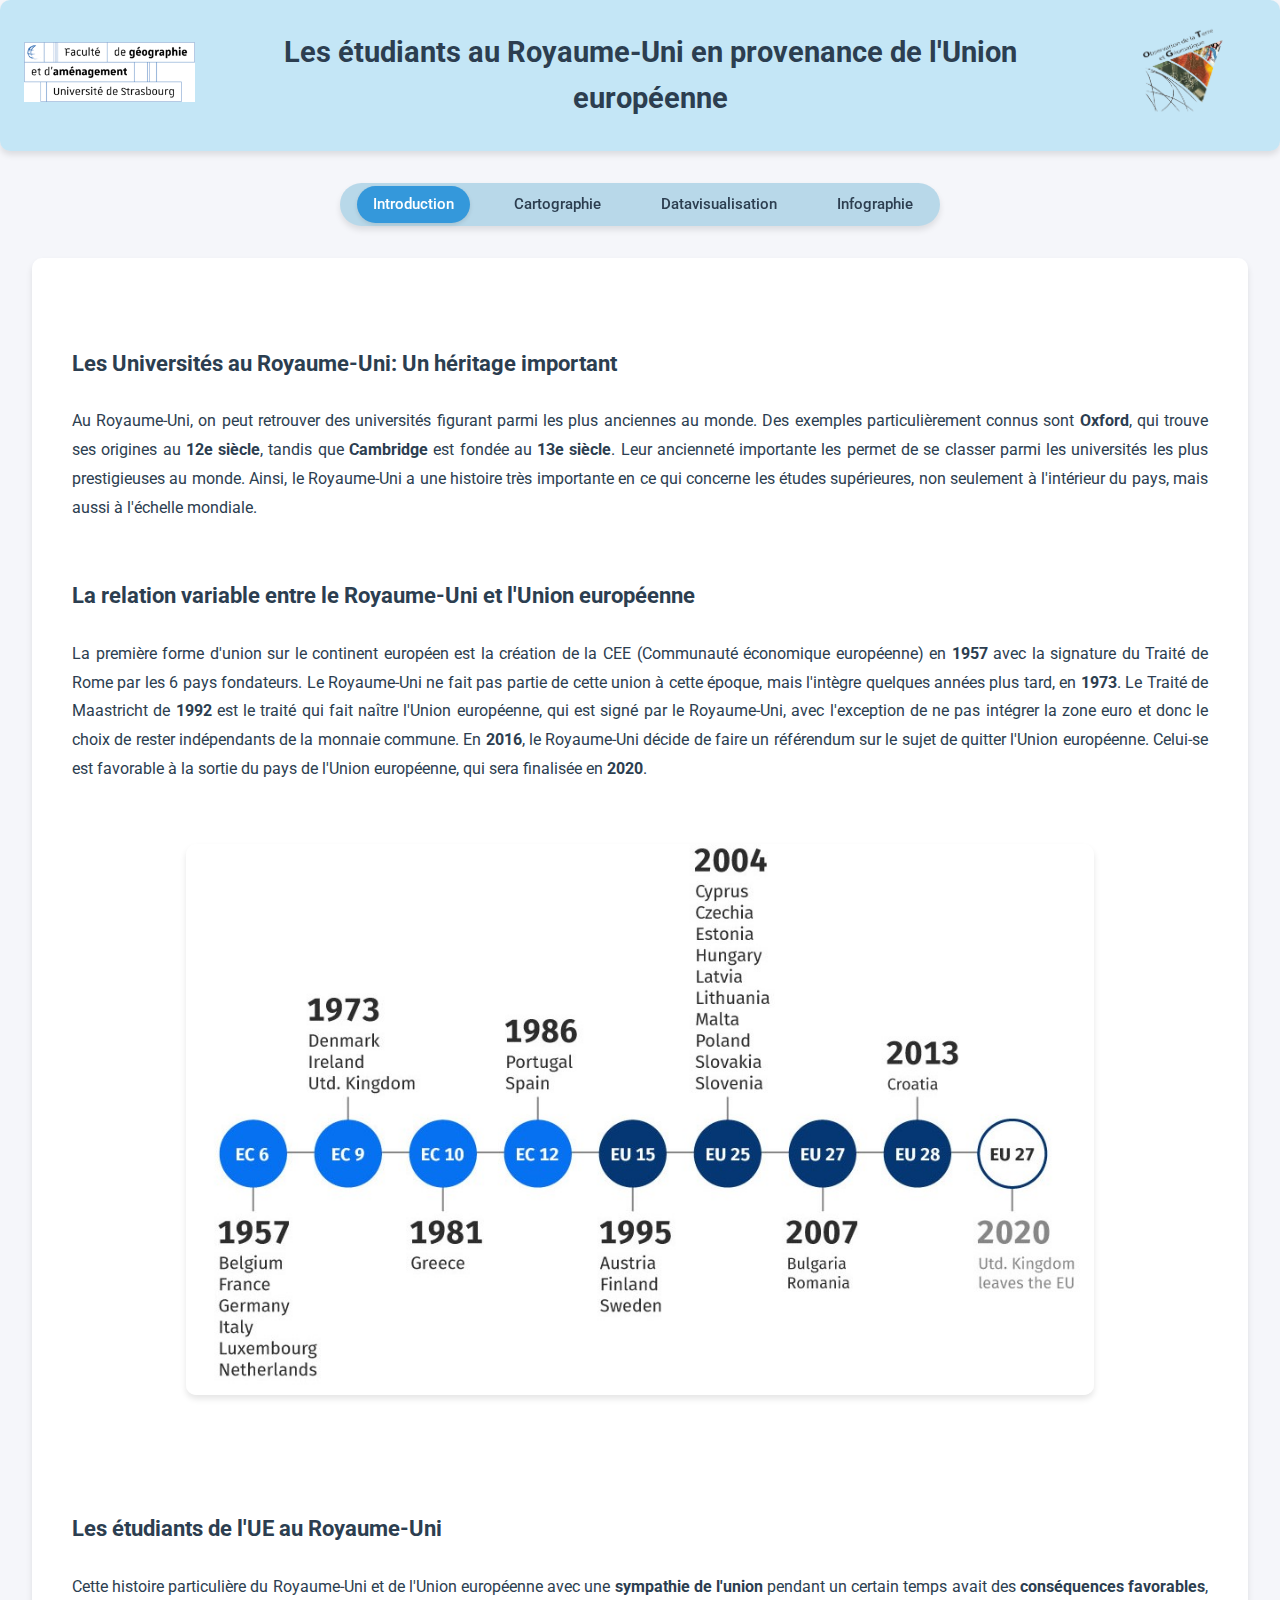
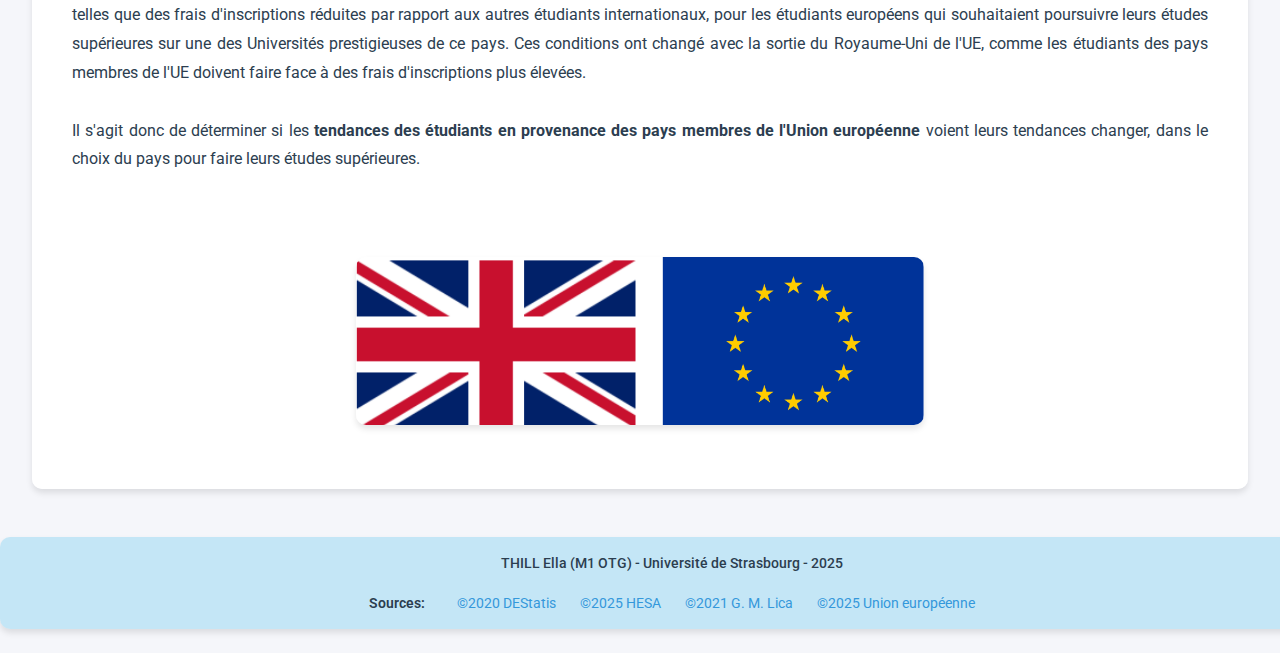
<file: index.html>
<!DOCTYPE html>
<html>
    <head>
        <meta charset="utf-8">
        <meta name="viewport" content="width=device-width, initial-scale=1.0">
        <title>Etudiants au Royaume-Uni</title>
        <link rel="stylesheet" href="VS/styles.css">
        <link href="https://fonts.googleapis.com/css2?family=Roboto:wght@400;500;700&display=swap" rel="stylesheet">
    </head>

    <body>
       <!-- Header de la page avec Titre et logos -->
        <header>
            <a href = "https://geographie.unistra.fr/"><img src="images/logo_fac.png" class="image-fac"></a>
            <h1>Les étudiants au Royaume-Uni en provenance de l'Union européenne</h1>
            <a href = "https://formations.unistra.fr/fr/formations/master-MAS/master-geomatique-ME60.html"><img src="images/master.png" class="image-master"></a>
        </header>

        <!-- Navigation avec lien actif sur Introduction -->
        <nav class="navbar">
            <ul>
                <li><a href="index.html" class="active">Introduction</a></li>
                <li><a href="VS/cartographie.html">Cartographie</a></li>
                <li><a href="VS/datavisualisation.html">Datavisualisation</a></li>
                <li><a href="VS/infographie.html">Infographie</a></li>
            </ul>
        </nav>
        
        <!-- Section d'introduction avec contexte historique -->
        <div class="content-box">
            <section id="Introduction">                
               <text>
                <br>
                <titre_txt>Les Universités au Royaume-Uni: Un héritage important</titre_txt>
                Au Royaume-Uni, on peut retrouver des universités figurant parmi les plus anciennes au monde. Des exemples particulièrement connus sont <b>Oxford</b>, qui trouve ses origines 
                au <b>12e siècle</b>, tandis que <b>Cambridge</b> est fondée au <b>13e siècle</b>. Leur ancienneté importante les permet de se classer parmi les universités les plus prestigieuses au monde.
                Ainsi, le Royaume-Uni a une histoire très importante en ce qui concerne les études supérieures, non seulement à l'intérieur du pays, mais aussi à l'échelle mondiale.
                <br>
                <br>
                <titre_txt>La relation variable entre le Royaume-Uni et l'Union européenne</titre_txt>
                La première forme d'union sur le continent européen est la création de la CEE (Communauté économique européenne) en <b>1957</b> avec la signature du Traité de Rome par les 6 pays fondateurs.
                Le Royaume-Uni ne fait pas partie de cette union à cette époque, mais l'intègre quelques années plus tard, en <b>1973</b>.
                Le Traité de Maastricht de <b>1992</b> est le traité qui fait naître l'Union européenne, qui est signé par le Royaume-Uni, avec l'exception de ne pas intégrer la zone euro et donc le choix de rester indépendants de la monnaie commune.
                En <b>2016</b>, le Royaume-Uni décide de faire un référendum sur le sujet de quitter l'Union européenne. Celui-se est favorable à la sortie du pays de l'Union européenne, qui sera finalisée en <b>2020</b>.
                <br>
                <br>
                <img src="images/time_line.jpg" class="image-timeline">
                <br>
                <br>
                <titre_txt>Les étudiants de l'UE au Royaume-Uni</titre_txt>
                Cette histoire particulière du Royaume-Uni et de l'Union européenne avec une <b>sympathie de l'union</b> pendant un certain temps avait des <b>conséquences favorables</b>, telles que des frais d'inscriptions réduites par rapport aux autres étudiants internationaux, pour les étudiants européens qui souhaitaient poursuivre leurs études supérieures sur une des Universités prestigieuses de ce pays.
                Ces conditions ont changé avec la sortie du Royaume-Uni de l'UE, comme les étudiants des pays membres de l'UE doivent faire face à des frais d'inscriptions plus élevées.
                <br>
                <br>
                Il s'agit donc de déterminer si les <b>tendances des étudiants en provenance des pays membres de l'Union européenne</b> voient leurs tendances changer, dans le choix du pays pour faire leurs études supérieures.</text>
                <br>
                <br>
                <img src="images/drap_RU_UE.png" class="image-drapeau">
            </section>
        </div>

        <!-- Footer de la page -->
        <Footer>
            <text_footer>
                <span>THILL Ella (M1 OTG) - Université de Strasbourg - 2025</span>
                <div class="sources-container">
                    <a href="https://www.destatis.de/Europa/EN/Country/EU-Member-States/_EU_EZ_Zeitverlauf_en.html">©2020 DEStatis</a>
                    <a href="https://www.hesa.ac.uk/data-and-analysis/students/where-from">©2025 HESA</a>
                    <a href="https://www.researchgate.net/publication/353200264_The_Beginnings_of_Modern_Higher_Education_in_England">©2021 G. M. Lica</a>
                    <a href="https://european-union.europa.eu/index_fr">©2025 Union européenne</a>
                </div>
            </text_footer>
        </Footer>
    </body>
</html>
</file>
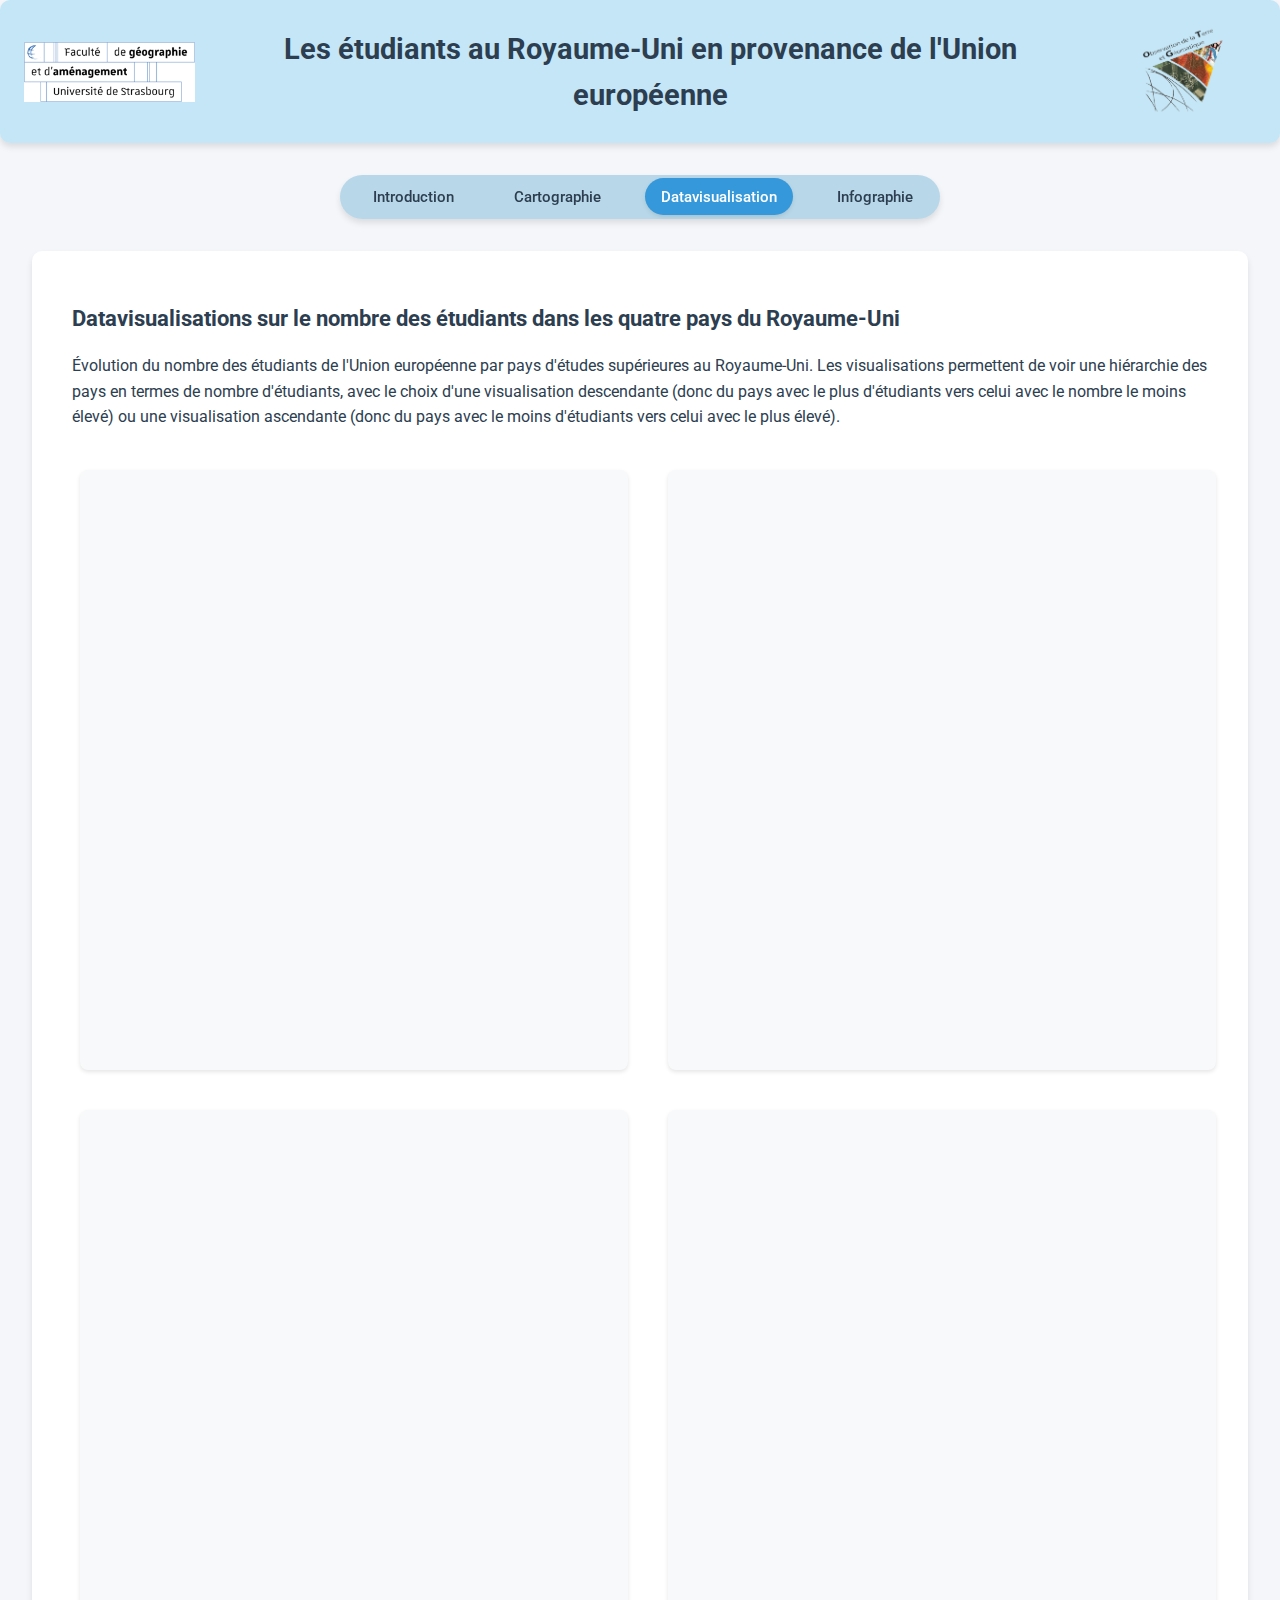
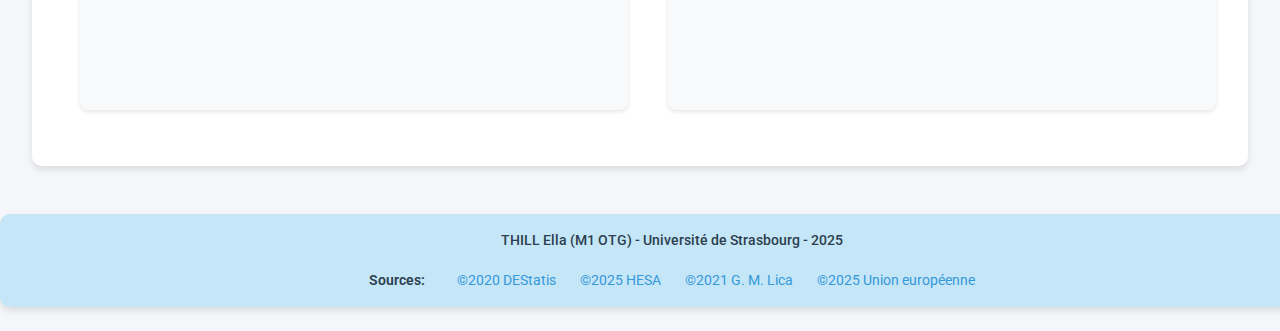
<file: VS/datavisualisation.html>
<!DOCTYPE html>
<html>
    <head>
        <meta charset="utf-8">
        <meta name="viewport" content="width=device-width, initial-scale=1.0">
        <title>Datavisualisation - Etudiants au Royaume-Uni</title>
        <link rel="stylesheet" href="styles.css">
        <link href="https://fonts.googleapis.com/css2?family=Roboto:wght@400;500;700&display=swap" rel="stylesheet">
    </head>

    <body>
       <!-- Header de la page avec Titre et logos -->
        <header>
            <img src="../images/logo_fac.png" class="image-fac">
            <h1>Les étudiants au Royaume-Uni en provenance de l'Union européenne</h1>
            <img src="../images/master.png" class="image-master">
        </header>

        <!-- Navigation -->
        <nav class="navbar">
            <ul>
                <li><a href="../index.html">Introduction</a></li>
                <li><a href="cartographie.html">Cartographie</a></li>
                <li><a href="datavisualisation.html" class="active">Datavisualisation</a></li>
                <li><a href="infographie.html">Infographie</a></li>
            </ul>
        </nav>

        <div class="dataviz-content-box">
            <section id="TextDataViz">
                <h2>Datavisualisations sur le nombre des étudiants dans les quatre pays du Royaume-Uni</h2>
                <p>Évolution du nombre des étudiants de l'Union européenne par pays d'études supérieures au Royaume-Uni.
                Les visualisations permettent de voir une hiérarchie des pays en termes de nombre d'étudiants, avec le choix d'une visualisation descendante 
                (donc du pays avec le plus d'étudiants vers celui avec le nombre le moins élevé) ou une visualisation ascendante (donc du pays avec le moins d'étudiants vers celui avec le plus élevé).</p>
            </section>
    
            <div class="grid-container">
                <div class="grid-item">
                    <div class="dataViz-container">
                        <div class="flourish-embed flourish-bar-chart-race" data-src="visualisation/21862326">
                            <script src="https://public.flourish.studio/resources/embed.js"></script>
                        </div>
                    </div>
                </div>
            
                <div class="grid-item">  
                    <div class="dataViz-container">
                        <div class="flourish-embed flourish-bar-chart-race" data-src="visualisation/22009411">
                            <script src="https://public.flourish.studio/resources/embed.js"></script>
                        </div>
                    </div>
                </div>

                <div class="grid-item">
                    <div class="dataViz-container">
                        <div class="flourish-embed flourish-bar-chart-race" data-src="visualisation/22009431">
                            <script src="https://public.flourish.studio/resources/embed.js"></script>
                        </div>
                    </div>
                </div>

                <div class="grid-item">
                    <div class="dataViz-container">
                        <div class="flourish-embed flourish-bar-chart-race" data-src="visualisation/22010316">
                            <script src="https://public.flourish.studio/resources/embed.js"></script>
                        </div>
                    </div>
                </div>
            </div>
        </div>

        <!-- Footer de la page -->
        <Footer>
            <text_footer>
                <span>THILL Ella (M1 OTG) - Université de Strasbourg - 2025</span>
                <div class="sources-container">
                    <a href="https://www.destatis.de/Europa/EN/Country/EU-Member-States/_EU_EZ_Zeitverlauf_en.html">©2020 DEStatis</a>
                    <a href="https://www.hesa.ac.uk/data-and-analysis/students/where-from">©2025 HESA</a>
                    <a href="https://www.researchgate.net/publication/353200264_The_Beginnings_of_Modern_Higher_Education_in_England">©2021 G. M. Lica</a>
                    <a href="https://european-union.europa.eu/index_fr">©2025 Union européenne</a>
                </div>
            </text_footer>
        </Footer>
    </body>
</html>
</file>
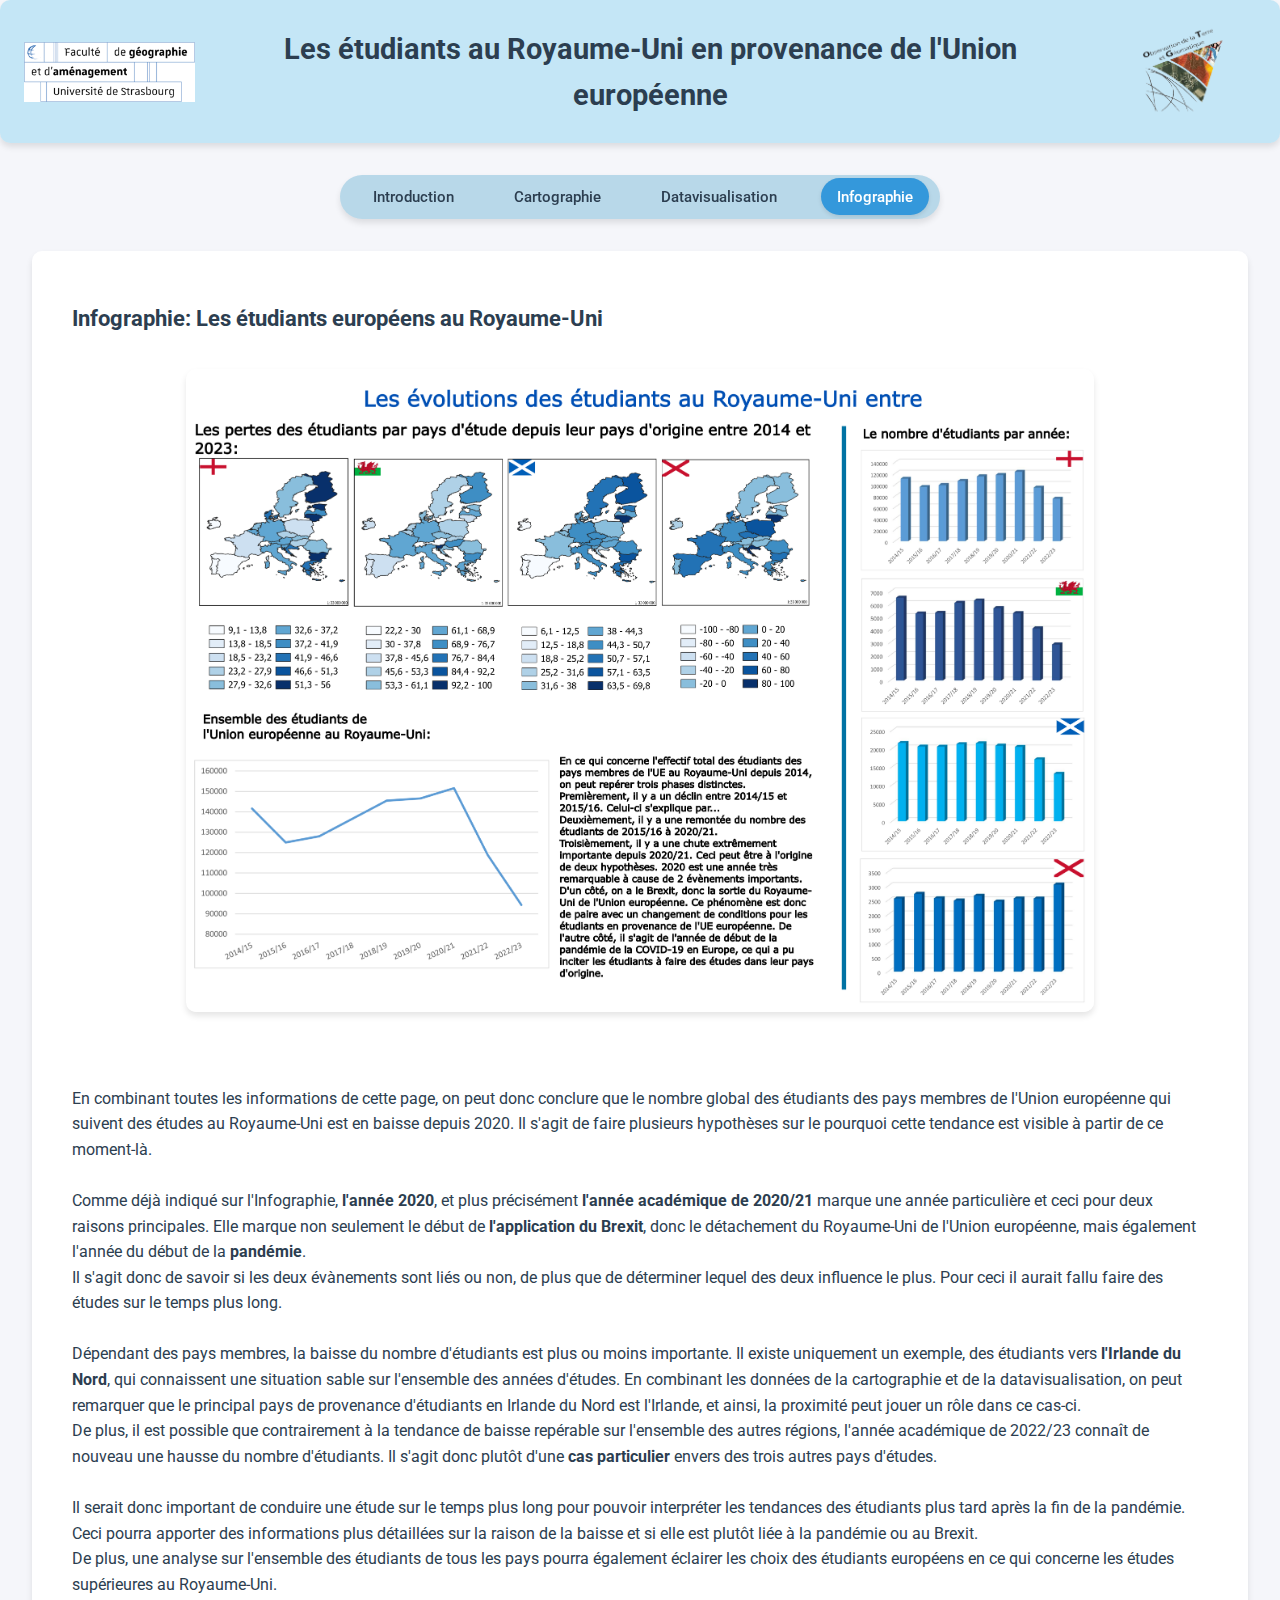
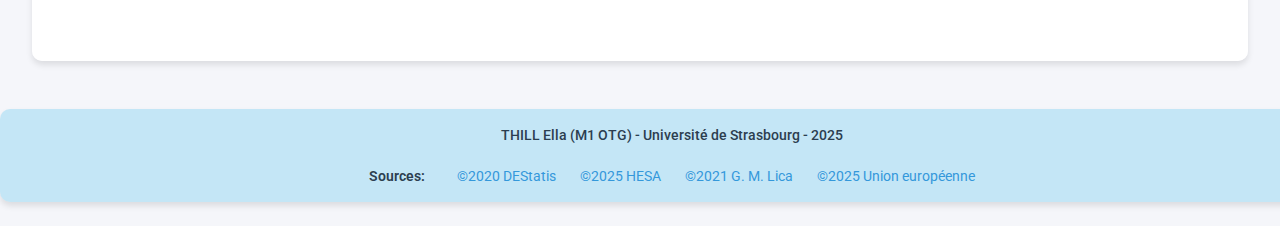
<file: VS/infographie.html>
<!DOCTYPE html>
<html>
    <head>
        <meta charset="utf-8">
        <meta name="viewport" content="width=device-width, initial-scale=1.0">
        <title>Infographie - Etudiants au Royaume-Uni</title>
        <link rel="stylesheet" href="styles.css">
        <link href="https://fonts.googleapis.com/css2?family=Roboto:wght@400;500;700&display=swap" rel="stylesheet">
    </head>

    <body>
       <!-- Header de la page avec Titre et logos -->
        <header>
            <img src="../images/logo_fac.png" class="image-fac">
            <h1>Les étudiants au Royaume-Uni en provenance de l'Union européenne</h1>
            <img src="../images/master.png" class="image-master">
        </header>

        <!-- Navigation -->
        <nav class="navbar">
            <ul>
                <li><a href="../index.html">Introduction</a></li>
                <li><a href="cartographie.html">Cartographie</a></li>
                <li><a href="datavisualisation.html">Datavisualisation</a></li>
                <li><a href="infographie.html" class="active">Infographie</a></li>
            </ul>
        </nav>

        <!-- Conteneur pour l'infographie -->
        <div class="content-box">
            <section id="infographie">
                <h2>Infographie: Les étudiants européens au Royaume-Uni</h2>
                <img src="../Cartes/Infographie.png" class="image-infographie">
                <br>
                <p>En combinant toutes les informations de cette page, on peut donc conclure que le nombre global des étudiants des pays membres de l'Union européenne qui suivent des études au Royaume-Uni est en baisse depuis 2020.
                    Il s'agit de faire plusieurs hypothèses sur le pourquoi cette tendance est visible à partir de ce moment-là.
                    <br>
                    <br>
                    Comme déjà indiqué sur l'Infographie, <b>l'année 2020</b>, et plus précisément <b>l'année académique de 2020/21</b> marque une année particulière et ceci pour deux raisons principales.
                    Elle marque non seulement le début de <b>l'application du Brexit</b>, donc le détachement du Royaume-Uni de l'Union européenne, mais également
                    l'année du début de la <b>pandémie</b>.
                    <br>
                    Il s'agit donc de savoir si les deux évànements sont liés ou non, de plus que de déterminer lequel des deux influence le plus. Pour ceci il aurait fallu faire des études sur le temps plus long.
                    <br>
                    <br>
                    Dépendant des pays membres, la baisse du nombre d'étudiants est plus ou moins importante. Il existe uniquement un exemple, des étudiants vers <b>l'Irlande du Nord</b>, qui connaissent une situation sable
                    sur l'ensemble des années d'études. En combinant les données de la cartographie et de la datavisualisation, on peut remarquer que le principal pays de provenance d'étudiants en Irlande du Nord est l'Irlande, 
                    et ainsi, la proximité peut jouer un rôle dans ce cas-ci.
                    <br>
                    De plus, il est possible que contrairement à la tendance de baisse repérable sur l'ensemble des autres régions, l'année académique de 2022/23 connaît de nouveau une hausse du nombre d'étudiants.
                    Il s'agit donc plutôt d'une <b>cas particulier</b> envers des trois autres pays d'études.
                    <br>
                    <br>
                    Il serait donc important de conduire une étude sur le temps plus long pour pouvoir interpréter les tendances des étudiants plus tard après la fin de la pandémie.
                    Ceci pourra apporter des informations plus détaillées sur la raison de la baisse et si elle est plutôt liée à la pandémie ou au Brexit.
                    <br>
                    De plus, une analyse sur l'ensemble des étudiants de tous les pays pourra également éclairer les choix des étudiants européens en ce qui concerne les études supérieures au Royaume-Uni.
                </p>
            </section>
        </div>

        <!-- Footer de la page -->
        <Footer>
            <text_footer>
                <span>THILL Ella (M1 OTG) - Université de Strasbourg - 2025</span>
                <div class="sources-container">
                    <a href="https://www.destatis.de/Europa/EN/Country/EU-Member-States/_EU_EZ_Zeitverlauf_en.html">©2020 DEStatis</a>
                    <a href="https://www.hesa.ac.uk/data-and-analysis/students/where-from">©2025 HESA</a>
                    <a href="https://www.researchgate.net/publication/353200264_The_Beginnings_of_Modern_Higher_Education_in_England">©2021 G. M. Lica</a>
                    <a href="https://european-union.europa.eu/index_fr">©2025 Union européenne</a>
                </div>
            </text_footer>
        </Footer>
    </body>
</html>
</file>
<file: VS/styles.css>
/* Variables de base */
:root {
    --primary-color: #2c3e50;
    --secondary-color: #3498db;
    --accent-color: #e74c3c;
    --background-color: #f5f6fa;
    --text-color: #2c3e50;
    --card-bg: rgba(255, 255, 255, 0.95); /* Fond des boîtes de contenu */
    --shadow: 0 4px 6px rgba(0, 0, 0, 0.1); /* Ombre principale */
    --small-shadow: 0 2px 4px rgba(0, 0, 0, 0.1); /* Ombre légère */
    --transition: all 0.3s ease; /* Transition pour les animations */
    --nav-bg: #b8d8e9; /* Couleur de fond de la navigation */
    --nav-active: #3498db; /* Couleur active pour les liens de navigation */
    --header-bg: rgba(113, 203, 239, 0.363); /* Fond de l'en-tête */
}

/* Réglages globaux */
html {
    scroll-behavior: smooth; /* Défilement fluide */
    scroll-padding-top: 100px; /* Marge pour navigation sticky de la barre de navigation */
}

body {
    background: var(--background-color); 
    color: var(--text-color);
    font-family: 'Roboto', sans-serif; 
    line-height: 1.6;
    margin: 0; 
    padding: 0; 
}

/* Éléments de texte personnalisés */
text {
    font-family: 'Roboto', sans-serif; 
    text-align: justify; 
    display: block; 
    line-height: 1.8; 
}

titre_txt {
    font-family: 'Roboto', sans-serif;
    text-align: justify;
    display: block;
    font-size: 1.4rem;
    font-weight: 700;
    color: var(--primary-color);
    margin: 1.5rem 0;
}

/* En-tête */
header {
    background: var(--header-bg);
    box-shadow: var(--shadow);
    padding: 1.5rem;
    display: flex; 
    align-items: center; 
    justify-content: space-between; 
    margin-bottom: 2rem; 
    border-radius: 10px;
}

header h1 {
    font-weight: 700; 
    text-align: center;
    flex-grow: 1;
    font-size: 1.8rem;
    margin: 0 2rem;
    color: var(--primary-color);
}

/* Navigation */
.navbar { 
    background-color: var(--nav-bg);
    padding: 0; 
    width: 70%; 
    max-width: 600px;
    margin: 0 auto 1rem; 
    border-radius: 50px; 
    box-shadow: var(--shadow);
    position: sticky; 
    top: 1rem;
    z-index: 1000; /* z-index signifie que l'élément est positionné par rapport à son conteneur parent */
}

.navbar ul { 
    list-style: none;
    margin: 0;
    padding: 0.2rem;
    display: flex; 
    justify-content: space-around; 
    align-items: center;
    width: 100%;
}

.navbar li { 
    margin: 0;
    padding: 0;
    text-align: center;
}

.navbar a { 
    color: var(--primary-color);
    text-decoration: none; 
    padding: 0.4rem 1rem;
    border-radius: 50px;
    transition: var(--transition);
    font-weight: 500;
    display: block;
    font-size: 0.95rem;
}

.navbar a.active { 
    background-color: var(--nav-active);
    color: white;
    box-shadow: var(--small-shadow);
}

.navbar a:hover { 
    background-color: var(--nav-active);
    color: white;
    opacity: 0.9;
}

/* Conteneurs de contenu */
.content-box, .dataviz-content-box { 
    background: var(--card-bg);
    box-shadow: var(--shadow);
    padding: 2rem 2.5rem;
    margin: 2rem auto;
    border-radius: 10px;
    max-width: 1600px;
    width: calc(100% - 4rem);
    box-sizing: border-box; 
    transition: var(--transition);
}

/* Titres et textes */
.content-box h2, .dataviz-content-box h2 {
    color: var(--primary-color);
    font-size: 1.4rem;
    font-weight: 700;
    margin-bottom: 1rem;
}

.content-box p, .dataviz-content-box p {
    color: var(--text-color);
    line-height: 1.6;
    margin-bottom: 2rem;
}

.content-box h3, .dataviz-content-box h3 {
    color: var(--primary-color);
    font-size: 1.2rem;
    font-weight: 600;
    margin-top: 0;
    margin-bottom: 1rem;
}

/* Images */
.image-fac {
    width: auto;
    height: 60px;
}

.image-master {
    width: 150px;
    height: auto;
}

.image-infographie, .image-drapeau, .image-timeline {
    margin: 2rem auto;
    display: block;
    border-radius: 10px;
    box-shadow: var(--shadow);
}

.image-infographie {
    width: 80%;
    height: auto;
}

.image-drapeau {
    width: 50%;
    height: auto;
}

.image-timeline {
    width: 80%;
    height: auto;
}

/* Carte interactive */
#mapid {
    height: 600px;
    width: 100%;
    border-radius: 8px;
    box-shadow: var(--small-shadow);
    margin: 1rem 0;
    background-color: #f8f9fa;
}

#map-section h2 { 
    color: var(--primary-color);
    font-size: 1.4rem;
    font-weight: 700;
    margin-bottom: 1rem;
}

#map-section p { 
    color: var(--text-color);
    line-height: 1.6;
    margin-bottom: 2rem;
}

/* Conteneurs pour visualisations */
.dataViz-container {
    width: 100%;
    height: 600px;
    min-width: 400px;
    margin: 0 auto; 
    overflow: hidden; /* relative signifie que l'élément est positionné par rapport à son conteneur parent */
    background-color: #f8f9fa;
    border-radius: 8px;
    box-shadow: var(--small-shadow);
}

/* Contrôles de carte */
.slider-control {
    background: white;
    padding: 10px;
    border-radius: 5px;
    box-shadow: 0 0 5px rgba(0, 0, 0, 0.3);
    font-family: Arial, sans-serif;
    font-size: 14px;
}

#year-slider {
    width: 150px;
    margin: 5px 0;
}

/* Légende */
.info.legend {
    background-color: white;
    opacity: 0.88;
    padding: 6px 8px;
    font: 14px/16px Arial, Helvetica, sans-serif;
    box-shadow: 0 0 15px rgba(0, 0, 0, 0.2);
    border-radius: 5px;
}

.info.legend i {
    width: 18px;
    height: 18px;
    float: left;
    margin-right: 8px;
    opacity: 0.7;
}

/* Grille pour graphiques */
.grid-container {
    display: grid;
    grid-template-columns: 1fr 1fr;
    gap: 2.5rem;
    padding: 0.5rem;
    margin: 1rem auto;
    width: 100%;
}

.grid-item {
    background: transparent;
    width: 100%;
    min-width: 400px;
}

/* Pied de page */
Footer {
    background: var(--header-bg);
    box-shadow: var(--shadow);
    padding: 1rem 2rem;
    margin-top: 3rem;
    margin-bottom: 1.5rem;
    border-radius: 10px;
    width: 100%;
    display: flex;
    justify-content: center;
}

text_footer {
    color: var(--text-color);
    font-size: 0.85rem;
    line-height: 1.5;
    width: 100%;
    text-align: center;
    display: flex;
    flex-direction: column;
    align-items: center;
    gap: 0.5rem;
}

text_footer span {
    font-weight: 500;
    margin-bottom: 0.25rem;
}

/* Sources */
.sources-container {
    display: flex;
    flex-wrap: wrap;
    justify-content: center;
    align-items: center;
    gap: 1.5rem;
    margin-top: 0.5rem;
    position: relative;
}

.sources-container::before {
    content: "Sources:";
    font-weight: 600;
    margin-right: 0.5rem;
    color: var(--primary-color);
}

text_footer a {
    color: var(--secondary-color);
    text-decoration: none;
    transition: var(--transition);
    white-space: nowrap;
}

text_footer a:hover {
    color: var(--accent-color);
    text-decoration: underline;
}
</file>
